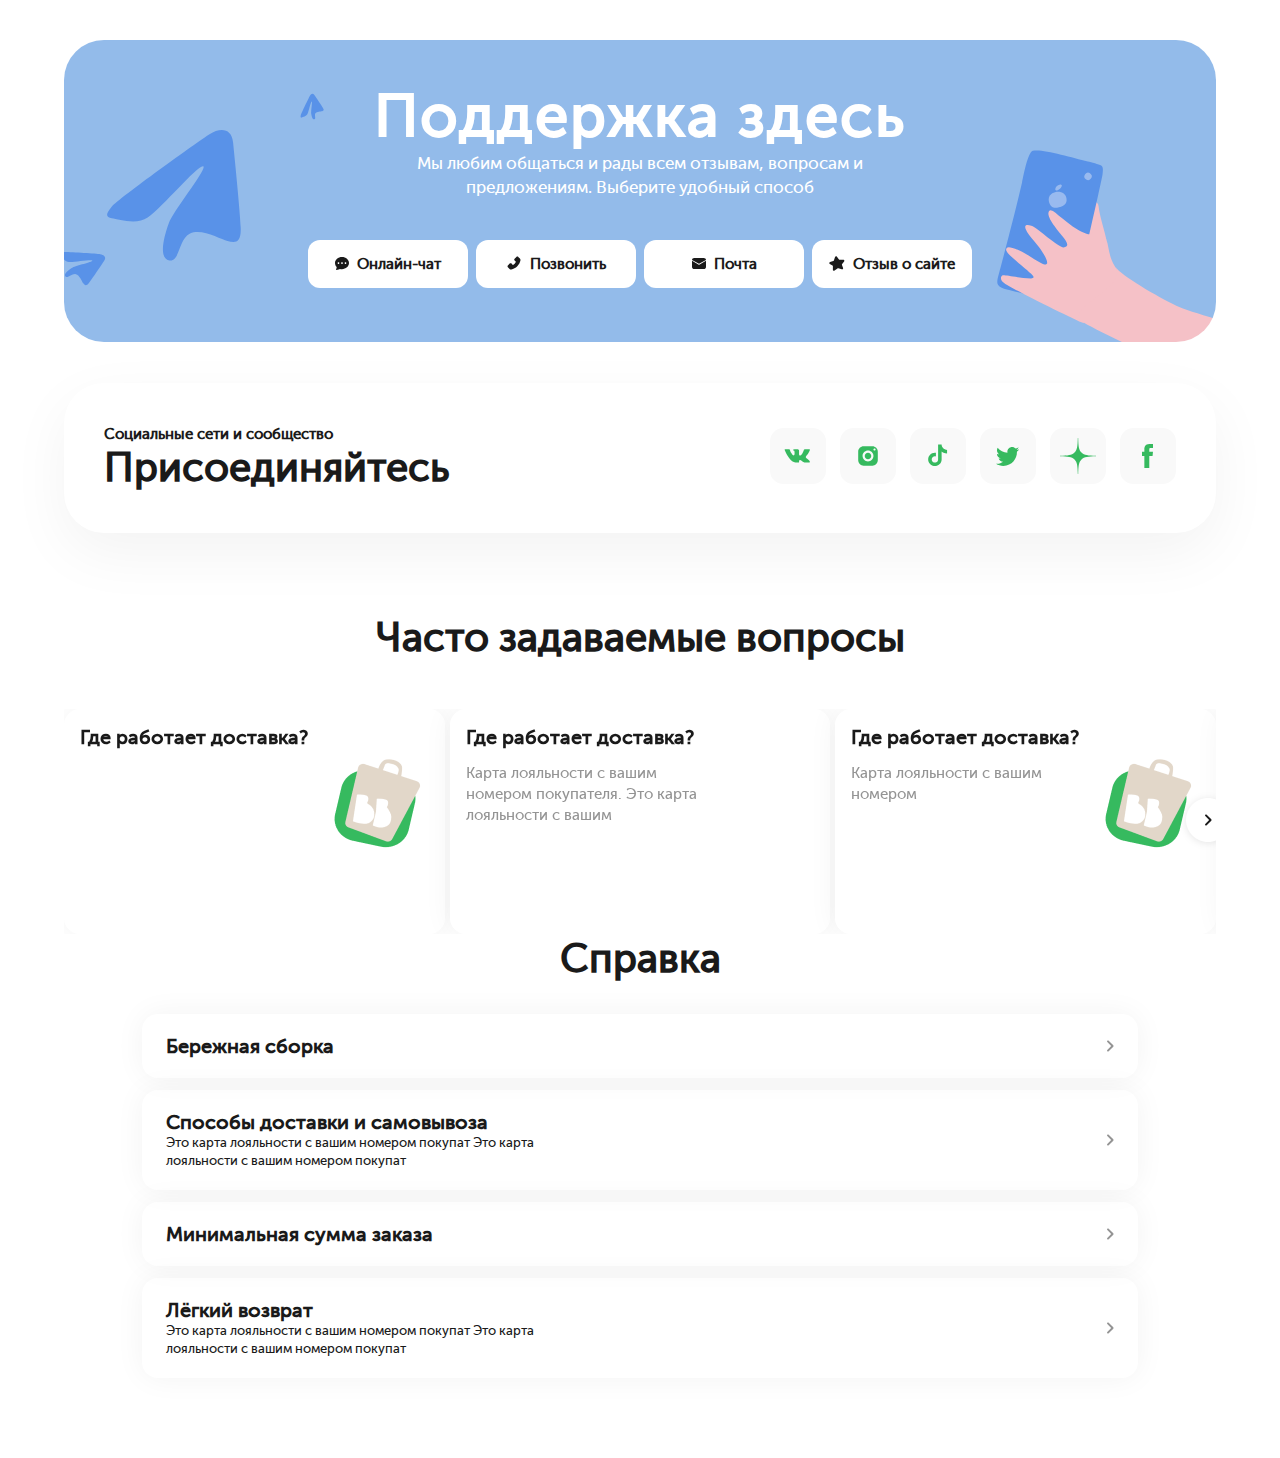
<file: index.html>
<!DOCTYPE html>
<html lang="en">
  <head>
    <meta charset="UTF-8" />
    <meta name="viewport" content="width=device-width, initial-scale=1.0" />
    <link
      rel="stylesheet"
      href="https://cdn.jsdelivr.net/npm/swiper@11/swiper-bundle.min.css"
    />
    <link rel="stylesheet" href="styles/main.css" />
    <link rel="stylesheet" href="fonts/museosanscyrl/museosanscyrl.css" />
    <title>Ameton - главная</title>
  </head>
  <body>
    <div class="container">
      <header class="header">
        <h1 class="header__title">Поддержка здесь</h1>
        <p class="header__text">
          Мы любим общаться и рады всем отзывам, вопросам и предложениям.
          Выберите удобный способ
        </p>
        <div class="header__links">
          <a href="#" class="header__link">
            <img src="images/icons/chat.svg" alt="" class="header__icon" />
            Онлайн-чат
          </a>
          <a href="#" class="header__link">
            <img src="images/icons/phone.svg" alt="" class="header__icon" />
            Позвонить
          </a>
          <a href="#" class="header__link">
            <img src="images/icons/email.svg" alt="" class="header__icon" />
            Почта
          </a>
          <a href="#" class="header__link">
            <img src="images/icons/feedback.svg" alt="" class="header__icon" />
            Отзыв о сайте
          </a>
        </div>
      </header>
      <section class="acton">
        <div class="action__text">
          <p class="action__description">Социальные сети и сообщество</p>
          <h2 class="action__title">Присоединяйтесь</h2>
        </div>
        <div class="social-list">
          <a href="#" class="social-list__item">
            <img src="images/social/vk.svg" alt="" />
          </a>
          <a href="#" class="social-list__item">
            <img src="images/social/inst.svg" alt="" />
          </a>
          <a href="#" class="social-list__item">
            <img src="images/social/tt.svg" alt="" />
          </a>
          <a href="#" class="social-list__item">
            <img src="images/social/tw.svg" alt="" />
          </a>
          <a href="#" class="social-list__item">
            <img src="images/social/ya.svg" alt="" />
          </a>
          <a href="#" class="social-list__item">
            <img src="images/social/fb.svg" alt="" />
          </a>
        </div>
      </section>
      <section class="faq">
        <h2 class="title">Часто задаваемые вопросы</h2>
        <div class="faq-cards">
          <div class="swiper">
            <div class="swiper-wrapper">
              <div class="swiper-slide">
                <div class="faq-card">
                  <div class="faq-card__description">
                    <h3 class="faq-card__title">Где работает доставка?</h3>
                  </div>
                  <div class="faq-card__image">
                    <img src="images/content/card.png" alt="" />
                  </div>
                </div>
              </div>
              <div class="swiper-slide">
                <div class="faq-card">
                  <div class="faq-card__description">
                    <h3 class="faq-card__title">Где работает доставка?</h3>
                    <p class="text">
                      Карта лояльности с вашим номером покупателя. Это карта
                      лояльности с вашим
                    </p>
                  </div>
                </div>
              </div>
              <div class="swiper-slide">
                <div class="faq-card">
                  <div class="faq-card__description">
                    <h3 class="faq-card__title">Где работает доставка?</h3>
                    <p class="text">Карта лояльности с вашим номером</p>
                  </div>
                  <div class="faq-card__image">
                    <img src="images/content/card.png" alt="" />
                  </div>
                </div>
              </div>
              <div class="swiper-slide">
                <div class="faq-card">
                  <div class="faq-card__description">
                    <h3 class="faq-card__title">
                      В какое время возможен самовывоз В какое время возможен
                      самовывоз?
                    </h3>
                    <p class="text">Карта лояльности с вашим</p>
                  </div>
                </div>
              </div>
              <div class="swiper-slide">
                <div class="faq-card">
                  <div class="faq-card__description">
                    <h3 class="faq-card__title">Где работает доставка?</h3>
                    <p class="text">
                      Карта лояльности с вашим номером покупателя. Это карта
                      лояльности с вашим
                    </p>
                  </div>
                  <div class="faq-card__image">
                    <img src="images/content/card.png" alt="" />
                  </div>
                </div>
              </div>
            </div>
            <div class="swiper-prev">
              <img src="images/icons/next.svg" alt="" />
            </div>
            <div class="swiper-next">
              <img src="images/icons/next.svg" alt="" />
            </div>
          </div>
        </div>
      </section>
      <section class="reference">
        <h2 class="title">Справка</h2>
        <div class="reference__items">
          <div class="reference__item">
            <h3 class="reference__heading">Бережная сборка</h3>
          </div>
          <div class="reference__item">
            <h3 class="reference__heading">Способы доставки и самовывоза</h3>
            <p class="reference__text">
              Это карта лояльности с вашим номером покупат Это карта лояльности
              с вашим номером покупат
            </p>
          </div>
          <div class="reference__item">
            <h3 class="reference__heading">Минимальная сумма заказа</h3>
          </div>
          <div class="reference__item">
            <h3 class="reference__heading">Лёгкий возврат</h3>
            <p class="reference__text">
              Это карта лояльности с вашим номером покупат Это карта лояльности
              с вашим номером покупат
            </p>
          </div>
        </div>
      </section>
    </div>
    <script src="https://cdn.jsdelivr.net/npm/swiper@11/swiper-bundle.min.js"></script>
    <script src="js/main.js"></script>
  </body>
</html>
</file>
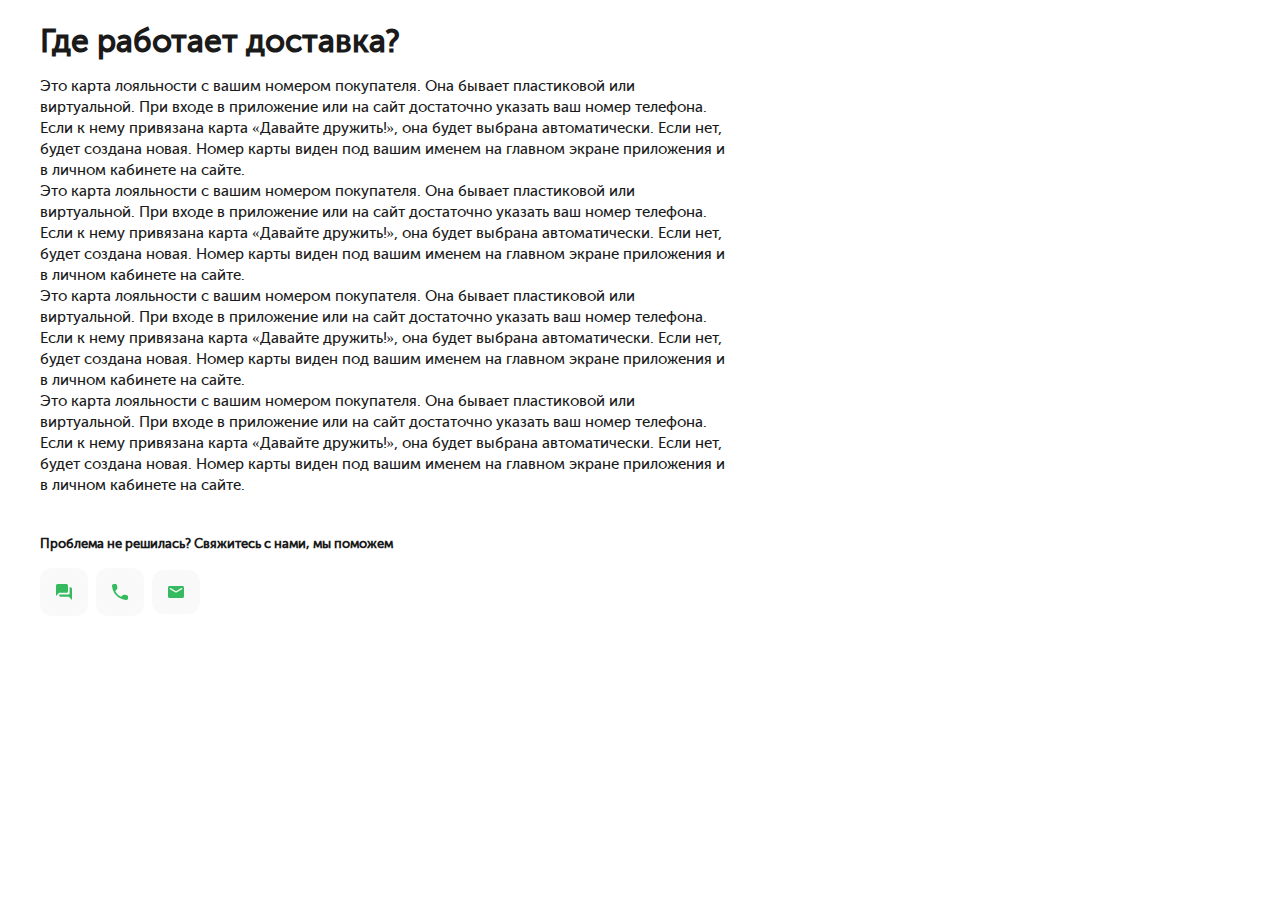
<file: article.html>
<!DOCTYPE html>
<html lang="en">
  <head>
    <meta charset="UTF-8" />
    <meta name="viewport" content="width=device-width, initial-scale=1.0" />
    <link rel="stylesheet" href="styles/main.css" />
    <link rel="stylesheet" href="fonts/museosanscyrl/museosanscyrl.css" />

    <title>Ameton - статья</title>
    <div class="wrapper">
      <section class="article">
        <h1 class="article__heading">Где работает доставка?</h1>
        <p class="text text--article">
          Это карта лояльности с вашим номером покупателя. Она бывает
          пластиковой или виртуальной. При входе в приложение или на сайт
          достаточно указать ваш номер телефона. Если к нему привязана карта
          «Давайте дружить!», она будет выбрана автоматически. Если нет, будет
          создана новая. Номер карты виден под вашим именем на главном экране
          приложения и в личном кабинете на сайте.
        </p>
        <p class="text text--article">
          Это карта лояльности с вашим номером покупателя. Она бывает
          пластиковой или виртуальной. При входе в приложение или на сайт
          достаточно указать ваш номер телефона. Если к нему привязана карта
          «Давайте дружить!», она будет выбрана автоматически. Если нет, будет
          создана новая. Номер карты виден под вашим именем на главном экране
          приложения и в личном кабинете на сайте.
        </p>
        <p class="text text--article">
          Это карта лояльности с вашим номером покупателя. Она бывает
          пластиковой или виртуальной. При входе в приложение или на сайт
          достаточно указать ваш номер телефона. Если к нему привязана карта
          «Давайте дружить!», она будет выбрана автоматически. Если нет, будет
          создана новая. Номер карты виден под вашим именем на главном экране
          приложения и в личном кабинете на сайте.
        </p>
        <p class="text text--article">
          Это карта лояльности с вашим номером покупателя. Она бывает
          пластиковой или виртуальной. При входе в приложение или на сайт
          достаточно указать ваш номер телефона. Если к нему привязана карта
          «Давайте дружить!», она будет выбрана автоматически. Если нет, будет
          создана новая. Номер карты виден под вашим именем на главном экране
          приложения и в личном кабинете на сайте.
        </p>
      </section>
      <section class="help">
        <h3 class="help__title">
          Проблема не решилась? Свяжитесь с нами, мы поможем
        </h3>
        <div class="help__links">
          <a href="#" class="help__link">
            <svg
              width="16"
              height="16"
              viewBox="0 0 16 16"
              fill="none"
              xmlns="http://www.w3.org/2000/svg"
            >
              <path
                d="M14.4 3.2H13.6V9.6C13.6 10.04 13.24 10.4 12.8 10.4H3.2V11.2C3.2 12.08 3.92 12.8 4.8 12.8H12.8L16 16V4.8C16 3.92 15.28 3.2 14.4 3.2ZM12 7.2V1.6C12 0.72 11.28 0 10.4 0H1.6C0.72 0 0 0.72 0 1.6V12L3.2 8.8H10.4C11.28 8.8 12 8.08 12 7.2Z"
                fill="#36BA5F"
              />
            </svg>

            <span>Онлайн-чат</span>
          </a>
          <a href="#" class="help__link">
            <svg
              width="16"
              height="16"
              viewBox="0 0 16 16"
              fill="none"
              xmlns="http://www.w3.org/2000/svg"
            >
              <path
                d="M14.4323 10.9109L12.17 10.6526C11.6267 10.5903 11.0923 10.7773 10.7093 11.1603L9.07041 12.7992C6.54978 11.5166 4.4834 9.45909 3.20082 6.92954L4.84858 5.28177C5.23157 4.89878 5.41862 4.36436 5.35627 3.82104L5.09797 1.57652C4.99109 0.676922 4.23401 0 3.32551 0H1.78464C0.778165 0 -0.0590758 0.837245 0.0032719 1.84372C0.475333 9.45018 6.55869 15.5247 14.1562 15.9967C15.1627 16.0591 15.9999 15.2218 15.9999 14.2154V12.6745C16.0088 11.7749 15.3319 11.0178 14.4323 10.9109Z"
                fill="#36BA5F"
              />
            </svg>

            <span>Позвонить</span>
          </a>
          <a href="#" class="help__link">
            <svg
              width="16"
              height="12"
              viewBox="0 0 16 12"
              fill="none"
              xmlns="http://www.w3.org/2000/svg"
            >
              <path
                d="M14.4 0H1.6C0.72 0 0 0.675 0 1.5V10.5C0 11.325 0.72 12 1.6 12H14.4C15.28 12 16 11.325 16 10.5V1.5C16 0.675 15.28 0 14.4 0ZM14.08 3.1875L8.848 6.255C8.328 6.5625 7.672 6.5625 7.152 6.255L1.92 3.1875C1.72 3.0675 1.6 2.865 1.6 2.6475C1.6 2.145 2.184 1.845 2.64 2.1075L8 5.25L13.36 2.1075C13.816 1.845 14.4 2.145 14.4 2.6475C14.4 2.865 14.28 3.0675 14.08 3.1875Z"
                fill="#36BA5F"
              />
            </svg>

            <span>Почта</span>
          </a>
        </div>
      </section>
    </div>
  </head>
  <body></body>
</html>
</file>
<file: styles/main.css>
html {
  box-sizing: border-box;
}

*,
*::after,
*::before {
  box-sizing: inherit;
}

body {
  color: #1a1a1a;
  font-family: Museo Sans Cyrl;
  overflow-x: hidden;
}

body,
h1,
h2,
h3,
h4,
h5,
h6,
p,
ul,
ol,
li,
figure,
figcaption,
blockquote,
dl,
dd {
  margin: 0;
}

a {
  color: inherit;
}
.container {
  width: 90%;
  max-width: 1200px;
  margin: 0 auto;
}

.header {
  margin-top: clamp(11px, 5vw, 40px);
  margin-bottom: 41px;
  border-radius: clamp(20px, 5vw, 40px);
  text-align: center;
  padding: 40px 0 54px 0;
  color: #fff;
  display: -ms-flexbox;
  display: flex;
  -ms-flex-align: center;
  align-items: center;
  -ms-flex-direction: column;
  flex-direction: column;
  background: #93bbea;
}
@media (min-width: 778px) {
  .header {
    background: url(../images/bg/tg-bg.svg) no-repeat left center,
      url(../images/bg/phone-bg.svg) no-repeat right bottom,
      linear-gradient(#93bbea, #93bbea);
  }
}
.header__title {
  font-size: clamp(30px, 7vw, 60px);
  font-weight: 700;
  line-height: 120%;
  margin-bottom: 10px;
  letter-spacing: 2px;
}
@media (min-width: 778px) {
  .header__title {
    margin-bottom: 0;
  }
}

.header__text {
  font-size: clamp(10px, 4vw, 17px);
  font-weight: 400;
  line-height: 140%;
  max-width: 514px;
  margin: 0 auto;
  margin-bottom: 40px;
}
.header__links {
  display: -ms-flexbox;
  display: flex;
  width: 60%;
  -ms-flex-wrap: wrap;
  flex-wrap: wrap;
  margin: 0 auto;
  -ms-flex-pack: justify;
  justify-content: space-between;
  color: #1a1a1a;
}
@media (min-width: 778px) {
  .header__links {
    width: 665px;
  }
}
.header__link {
  padding: 15px;
  border-radius: 12px;
  background: #fff;
  font-size: 15px;
  font-weight: 600;
  line-height: 18px;
  display: -ms-flexbox;
  display: flex;
  -ms-flex-align: center;
  align-items: center;
  text-decoration: none;
  -ms-flex-pack: center;
  justify-content: center;
  width: 100%;
  margin-bottom: 10px;
}
@media (min-width: 778px) {
  .header__link {
    width: 160px;

    margin-bottom: 0;
  }
}
.header__icon {
  margin-right: 8px;
}

.acton {
  margin-top: 41px;
  display: -ms-flexbox;
  display: flex;
  margin: 0 auto;
  -ms-flex-pack: justify;
  justify-content: space-between;
  background: #fff;
  box-shadow: 0px 20px 60px 0px rgba(26, 26, 26, 0.05);
  border-radius: 40px;
  padding: 42px 40px;
  margin-bottom: 40px;
  -ms-flex-wrap: wrap;
  flex-wrap: wrap;
}
@media (min-width: 1000px) {
  .action {
    width: 996px;
  }
}
.action__description {
  font-size: clamp(12px, 5vw, 15px);
  font-weight: 600;
  line-height: 120%;
}

.action__title {
  font-size: clamp(20px, 5vw, 40px);
  font-weight: 600;
  line-height: 120%;
}

.social-list {
  display: -ms-flexbox;
  display: flex;
  -ms-flex-pack: justify;
  justify-content: space-between;
  -ms-flex-align: center;
  align-items: center;
  width: 406px;
}
.social-list__item {
  margin-top: 10px;
}
.social-list__item img {
  width: clamp(28px, 5vw, 56px);
}
@media (min-width: 778px) {
  .social-list__item {
    margin-top: 0;
  }
}

.faq {
  margin-top: 80px;
}

.title {
  text-align: center;
  color: #1a1a1a;
  font-size: clamp(30px, 5vw, 40px);
  font-weight: 600;
  line-height: 120%;
}
.faq-cards {
  margin-top: 48px;
  display: -ms-flexbox;
  display: flex;
  background: #fff;
}
.faq-card {
  height: 160px;
  display: -ms-flexbox;
  display: flex;
  border-radius: 16px;
  box-shadow: 0px 0px 30px 0px rgba(0, 0, 0, 0.05);
  -ms-flex-pack: justify;
  justify-content: space-between;
  -ms-flex-align: center;
  padding: 16px 16px 49px 16px;
  background: #fff;
}
.faq-card__description {
  width: 250px;
}
.faq-card__title {
  font-size: 20px;
  font-weight: 600;
  line-height: 24px;
  margin-bottom: 14px;
}
@media (min-width: 566px) {
  .swiper-next,
  .swiper-prev {
    position: absolute;
    top: var(--swiper-navigation-top-offset, 50%);
    width: calc(var(--swiper-navigation-size) / 44 * 27);
    height: var(--swiper-navigation-size);
    margin-top: calc(0px - (var(--swiper-navigation-size) / 2));
    z-index: 10;
    cursor: pointer;
    display: -ms-flexbox;
    display: flex;
    -ms-flex-align: center;
    align-items: center;
    -ms-flex-pack: center;
  }
  .swiper-prev {
    -webkit-transform: rotate(180deg);
    -ms-transform: rotate(180deg);
    transform: rotate(180deg);
    left: var(--swiper-navigation-sides-offset, 10px);
    right: auto;
  }
  .swiper-next.swiper-button-disabled,
  .swiper-prev.swiper-button-disabled {
    opacity: 0;
    cursor: auto;
    pointer-events: none;
  }
  .swiper-next {
    right: var(--swiper-navigation-sides-offset, 10px);
    left: auto;
  }
}
.text {
  color: #949494;
  font-size: 15px;
  font-weight: 400;
  line-height: 21px;
}
.text--article {
  color: #1a1a1a;
}

.reference {
  margin-bottom: 80px;
}

.reference__items {
  max-width: 996px;
  margin: 32px auto 0 auto;
}

.reference__item {
  border-radius: 16px;
  box-shadow: 0px 0px 30px 0px rgba(0, 0, 0, 0.05);
  padding: 20px 16px 20px 24px;
  position: relative;
}
.reference__item::after {
  position: absolute;
  content: "";
  width: 24px;
  height: 24px;
  background-image: url(../images/bg/arrow.svg);
  right: 16px;
  bottom: 50%;
  -webkit-transform: translateY(50%);
  -ms-transform: translateY(50%);
  transform: translateY(50%);
}

.reference__item + .reference__item {
  margin-top: 12px;
}

.reference__heading {
  font-size: 20px;
  font-weight: 600;
  line-height: 24px;
}

.reference__text {
  max-width: 372px;
  font-size: clamp(10px, 2vw, 13px);
  font-weight: 400;
  line-height: 140%;
}
.wrapper {
  max-width: 690px;
  margin-top: 22px;
  margin-left: clamp(18px, 5vw, 40px);
}

.article__heading {
  margin-bottom: 16px;
}
.help {
  margin-top: 40px;
}
.help__title {
  font-size: 13px;
  font-weight: 600;
  line-height: 15.6px;
  margin-bottom: 16px;
}
.help__links {
  display: -ms-flexbox;
  display: flex;
  -ms-flex-align: center;
  align-items: center;
}
.help__link {
  border-radius: 12px;
  background: #f9f9f9;
  padding: 16px;
  text-decoration: none;
  display: -ms-flexbox;
  display: flex;
  -ms-flex-align: center;
  align-items: center;
  transition: all 0.5s ease-in;
}
.help__link + .help__link {
  margin-left: 8px;
}
.help__link span {
  /* opacity: 0; */
  display: none;
  -webkit-transform: translateX(-50%);
  -ms-transform: translateX(-50%);
  transform: translateX(-50%);
  color: #fff;
}
.help__link:hover {
  background-color: #36ba5f;
  color: #fff;
  padding: clamp(10px, 5vw, 15px) clamp(20px, 5vw, 56px);
}
.help__link:hover svg path {
  fill: #fff;
}

.help__link:hover span {
  /* opacity: 1; */
  -webkit-transform: translateX(0%);
  -ms-transform: translateX(0%);
  transform: translateX(0%);
  display: inline-block;
  margin-left: 8px;
}
</file>
<file: fonts/museosanscyrl/museosanscyrl.css>
@font-face {
    font-family: 'Museo Sans Cyrl';
    src: local('Museo Sans Cyrl 500'), local('MuseoSansCyrl-500'), url('Museosanscyrl500.woff2') format('woff2'), url('Museosanscyrl500.woff') format('woff'), url('Museosanscyrl500.ttf') format('truetype');
    font-weight: 500;
    font-style: normal;
}
</file>
